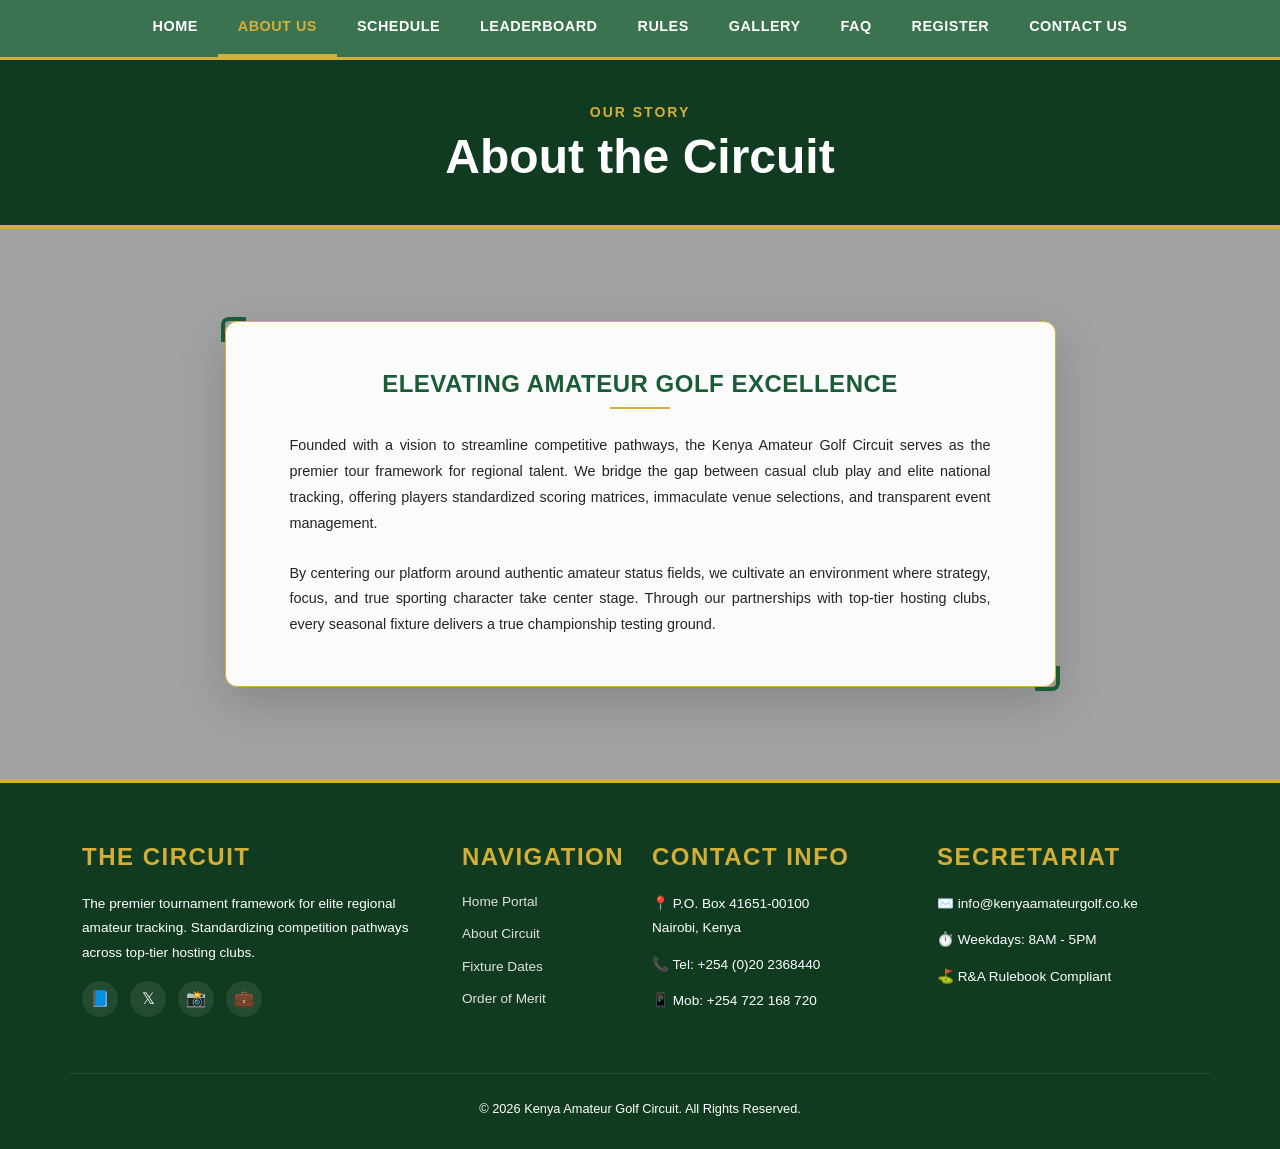
<file: about.html>
<!DOCTYPE html>
<html lang="en">
<head>
    <meta charset="UTF-8">
    <meta name="viewport" content="width=device-width, initial-scale=1.0">
    <title>About Us | Kenya Amateur Golf Circuit</title>
    <link href="https://cdn.jsdelivr.net/npm/bootstrap@5.3.3/dist/css/bootstrap.min.css" rel="stylesheet">
    <link rel="stylesheet" href="style.css">
</head>
<body>

    <div class="topnav">
        <a href="index.html">Home</a>
        <a href="about.html">About Us</a>
        <a href="schedule.html">Schedule</a>
        <a href="leaderboard.html">Leaderboard</a>
        <a href="rules.html">Rules</a>
        <a href="gallery.html">Gallery</a>
        <a href="faq.html">FAQ</a>
        <a href="register.html">Register</a>
        <a href="contact.html">Contact Us</a>
    </div>

    <div class="banner">
        <span class="text-uppercase fw-bold tracking-wider small" style="color: #d4af37; letter-spacing: 2px;">Our Story</span>
        <h1 class="display-5 fw-bold mt-1" style="color: #ffffff;">About the Circuit</h1>
    </div>

    <div class="position-relative w-100 py-5" style="
        background: linear-gradient(rgba(0,0,0,0.35), rgba(0,0,0,0.35)), url('https://www.golfraw.com/public/us-open-round-2-highlights.webp') no-repeat center center;
        background-size: cover;
        min-height: 550px;
        display: flex;
        align-items: center;
    ">
        
        <div class="container">
            <div class="row justify-content-center">
                <div class="col-lg-9 my-3">
                    
                    <div class="p-4 p-md-5 position-relative shadow-lg" style="
                        border: 1px solid #d4af37; 
                        border-radius: 12px; 
                        background-color: rgba(255, 255, 255, 0.96);
                    ">
                        
                        <div style="position: absolute; top: -5px; left: -5px; width: 25px; height: 25px; border-top: 4px solid #1a5c35; border-left: 4px solid #1a5c35; border-top-left-radius: 8px;"></div>
                        <div style="position: absolute; bottom: -5px; right: -5px; width: 25px; height: 25px; border-bottom: 4px solid #1a5c35; border-right: 4px solid #1a5c35; border-bottom-right-radius: 8px;"></div>
                        
                        <div class="text-center px-md-3">
                            <h2 class="h4 fw-bold mb-2 tracking-wide" style="color: #1a5c35 !important; letter-spacing: 0.5px;">
                                ELEVATING AMATEUR GOLF EXCELLENCE
                            </h2>
                            
                            <div class="mx-auto mb-4" style="width: 60px; height: 2px; background-color: #d4af37;"></div>
                            
                            <p class="text-dark small mb-4" style="line-height: 1.8; text-align: justify; font-size: 0.9rem;">
                                Founded with a vision to streamline competitive pathways, the Kenya Amateur Golf Circuit serves as the premier tour framework for regional talent. We bridge the gap between casual club play and elite national tracking, offering players standardized scoring matrices, immaculate venue selections, and transparent event management.
                            </p>
                            <p class="text-dark small mb-0" style="line-height: 1.8; text-align: justify; font-size: 0.9rem;">
                                By centering our platform around authentic amateur status fields, we cultivate an environment where strategy, focus, and true sporting character take center stage. Through our partnerships with top-tier hosting clubs, every seasonal fixture delivers a true championship testing ground.
                            </p>
                        </div>

                    </div>
                    </div>
            </div>
        </div>
    </div>

    <footer class="site-footer">
        <div class="container">
            <div class="row g-4 text-start">
                
                <div class="col-lg-4 col-md-6">
                    <h4 class="footer-heading">The Circuit</h4>
                    <p class="footer-text pe-lg-4">
                        The premier tournament framework for elite regional amateur tracking. Standardizing competition pathways across top-tier hosting clubs.
                    </p>
                    <ul class="footer-social-links mt-3">
                        <li><a href="#">📘</a></li>
                        <li><a href="#">𝕏</a></li>
                        <li><a href="#">📸</a></li>
                        <li><a href="#">💼</a></li>
                    </ul>
                </div>

                <div class="col-lg-2 col-md-6">
                    <h4 class="footer-heading">Navigation</h4>
                    <ul class="footer-link-list">
                        <li><a href="index.html">Home Portal</a></li>
                        <li><a href="about.html">About Circuit</a></li>
                        <li><a href="schedule.html">Fixture Dates</a></li>
                        <li><a href="leaderboard.html">Order of Merit</a></li>
                    </ul>
                </div>

                <div class="col-lg-3 col-md-6">
                    <h4 class="footer-heading">Contact Info</h4>
                    <ul class="footer-link-list">
                        <li class="footer-text">📍 P.O. Box 41651-00100<br>Nairobi, Kenya</li> 
                        <li class="footer-text">📞 Tel: +254 (0)20 2368440</li>
                        <li class="footer-text">📱 Mob: +254 722 168 720</li>
                    </ul>
                </div>

                <div class="col-lg-3 col-md-6">
                    <h4 class="footer-heading">Secretariat</h4>
                    <ul class="footer-link-list">
                        <li class="footer-text">✉️ info@kenyaamateurgolf.co.ke</li>
                        <li class="footer-text">⏱️ Weekdays: 8AM - 5PM</li>
                        <li class="footer-text">⛳ R&A Rulebook Compliant</li>
                    </ul>
                </div>

            </div>

            <div class="row footer-bottom text-center">
                <div class="col-12">
                    <p class="mb-0" style="color: #ffffff ;">&copy; 2026 Kenya Amateur Golf Circuit. All Rights Reserved.</p>
                </div>
            </div>
        </div>
    </footer>

    <script src="script.js"></script>

</body>
</html>
</file>
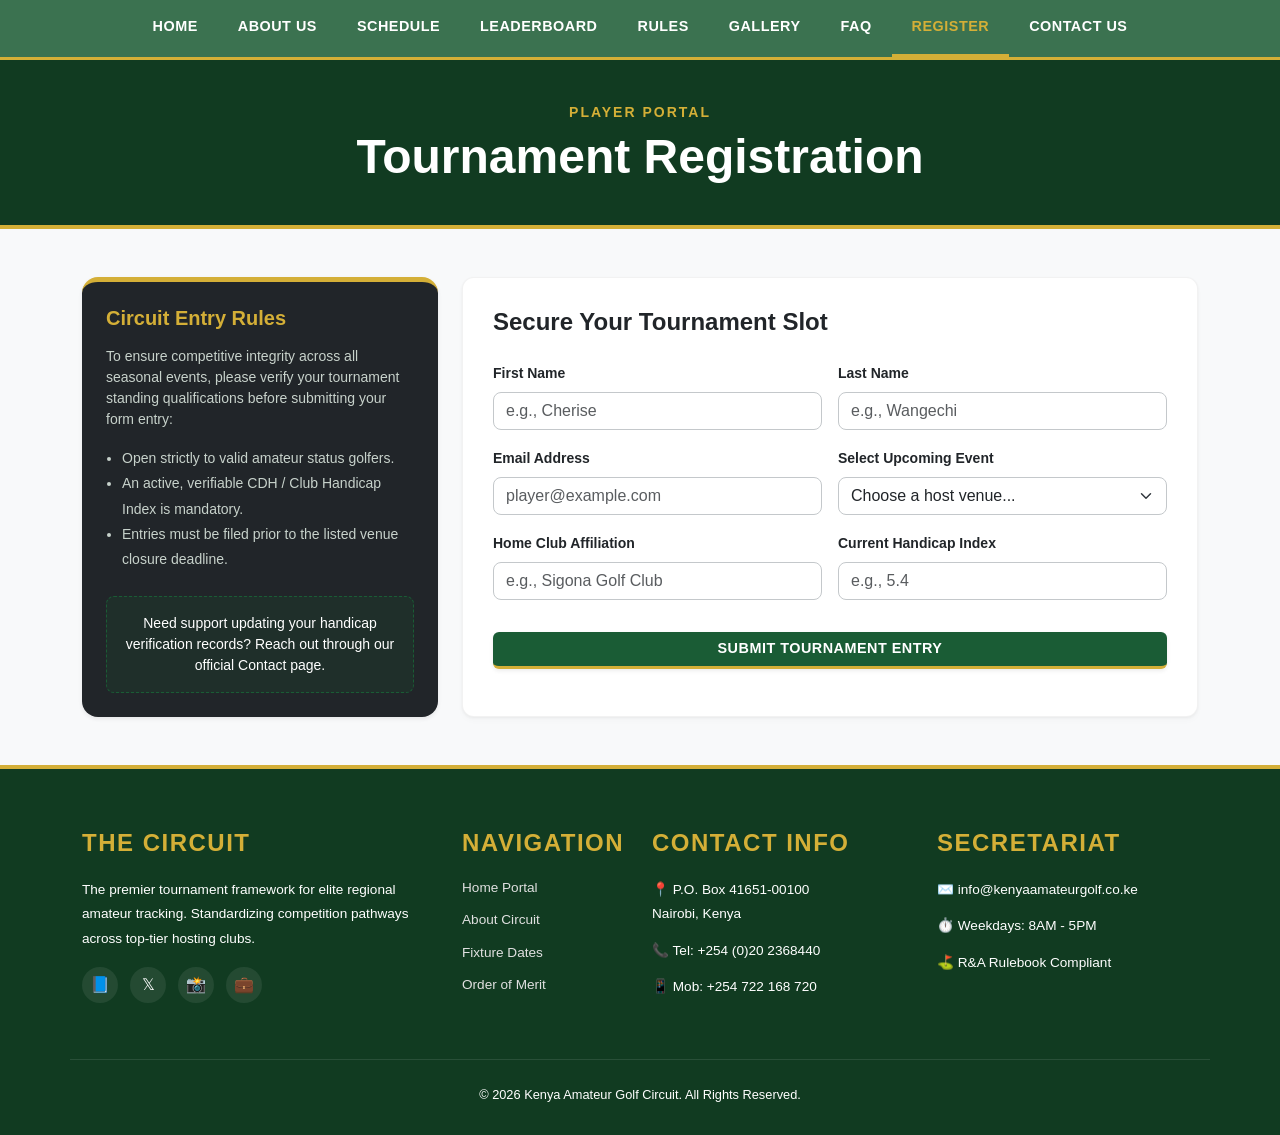
<file: register.html>
<!DOCTYPE html>
<html lang="en">
<head>
    <meta charset="UTF-8">
    <meta name="viewport" content="width=device-width, initial-scale=1.0">
    <title>Tournament Registration | Kenya Amateur Golf Circuit</title>
    <link href="https://cdn.jsdelivr.net/npm/bootstrap@5.3.3/dist/css/bootstrap.min.css" rel="stylesheet">
    <link rel="stylesheet" href="style.css">
</head>
<body>

    <div class="topnav">
        <a href="index.html">Home</a>
        <a href="about.html">About Us</a>
        <a href="schedule.html">Schedule</a>
        <a href="leaderboard.html">Leaderboard</a>
        <a href="rules.html">Rules</a>
        <a href="gallery.html">Gallery</a>
        <a href="faq.html">FAQ</a>
        <a href="register.html">Register</a>
        <a href="contact.html">Contact Us</a>
    </div>

    <div class="banner">
        <span class="text-uppercase fw-bold tracking-wider small" style="color: #d4af37; letter-spacing: 2px;">Player Portal</span>
        <h1 class="display-5 fw-bold mt-1">Tournament Registration</h1>
    </div>

    <div class="container my-5">
        <div class="row g-4">

            <div class="col-lg-4">
                <div class="p-4 rounded-4 shadow-sm text-white h-100" style="background-color: #212529; border-top: 5px solid #d4af37;">
                    <h3 class="h5 fw-bold mb-3" style="color: #d4af37;">Circuit Entry Rules</h3>
                    <p class="small text-muted-light" style="color: #dae5dd; opacity: 0.9;">To ensure competitive integrity across all seasonal events, please verify your tournament standing qualifications before submitting your form entry:</p>
                    
                    <ul class="small ps-3 mb-4" style="color: #dae5dd; opacity: 0.9; line-height: 1.8;">
                        <li>Open strictly to valid amateur status golfers.</li>
                        <li>An active, verifiable CDH / Club Handicap Index is mandatory.</li>
                        <li>Entries must be filed prior to the listed venue closure deadline.</li>
                    </ul>

                    <div class="p-3 rounded-3" style="background-color: rgba(26, 92, 53, 0.2); border: 1px dashed #1a5c35;">
                        <p class="small mb-0 text-center text-white">Need support updating your handicap verification records? Reach out through our official Contact page.</p>
                    </div>
                </div>
            </div>

            <div class="col-lg-8">
                <div class="content">
                    <h2 class="h4 fw-bold text-dark mb-4">Secure Your Tournament Slot</h2>

                    <form action="#" method="POST">
                        <div class="row g-3">

                            <div class="col-md-6">
                                <label for="firstName" class="form-label small fw-bold text-dark">First Name</label>
                                <input type="text" class="form-control rounded-3 border-secondary-subtle" id="firstName" required placeholder="e.g., Cherise" minlength="2" maxlength="50">
                            </div>

                            <div class="col-md-6">
                                <label for="lastName" class="form-label small fw-bold text-dark">Last Name</label>
                                <input type="text" class="form-control rounded-3 border-secondary-subtle" id="lastName" required placeholder="e.g., Wangechi" minlength="2" maxlength="50">
                            </div>

                            <div class="col-md-6">
                                <label for="playerEmail" class="form-label small fw-bold text-dark">Email Address</label>
                                <input type="email" class="form-control rounded-3 border-secondary-subtle" id="playerEmail" required placeholder="player@example.com" minlength="5" maxlength="50">
                            </div>

                            <div class="col-md-6">
                                <label for="targetEvent" class="form-label small fw-bold text-dark">Select Upcoming Event</label>
                                <select class="form-select rounded-3 border-secondary-subtle" id="targetEvent" required>
                                    <option value="" selected disabled>Choose a host venue...</option>
                                    <option value="sigona">Sigona Open Championship</option>
                                    <option value="muthaiga">Muthaiga Amateur Classic</option>
                                    <option value="windsor">Windsor Country Invitational</option>
                                </select>
                            </div>

                            <div class="col-md-6">
                                <label for="homeClub" class="form-label small fw-bold text-dark">Home Club Affiliation</label>
                                <input type="text" class="form-control rounded-3 border-secondary-subtle" id="homeClub" required placeholder="e.g., Sigona Golf Club" minlength="2" maxlength="40">
                            </div>

                            <div class="col-md-6">
                                <label for="handicapIndex" class="form-label small fw-bold text-dark">Current Handicap Index</label>
                                <input type="number" step="0.1" class="form-control rounded-3 border-secondary-subtle" id="handicapIndex" required placeholder="e.g., 5.4" minlength="1" maxlength="5">
                            </div>

                            <div class="col-12 mt-4 pt-2">
                                <button type="submit" class="btn text-white w-100 py-2.5 fw-bold text-uppercase border-0 shadow-sm" style="background-color: #1a5c35; border-bottom: 3px solid #d4af37 !important; font-size: 0.9rem; letter-spacing: 0.5px;">
                                    Submit Tournament Entry
                                </button>
                            </div>
                        </div>
                    </form>
                </div>
            </div>
        </div>
    </div>

     <footer class="site-footer">
        <div class="container">
            <div class="row g-4 text-start">
                
                <div class="col-lg-4 col-md-6">
                    <h4 class="footer-heading">The Circuit</h4>
                    <p class="footer-text pe-lg-4">
                        The premier tournament framework for elite regional amateur tracking. Standardizing competition pathways across top-tier hosting clubs.
                    </p>
                    <ul class="footer-social-links mt-3">
                        <li><a href="#">📘</a></li>
                        <li><a href="#">𝕏</a></li>
                        <li><a href="#">📸</a></li>
                        <li><a href="#">💼</a></li>
                    </ul>
                </div>

                <div class="col-lg-2 col-md-6">
                    <h4 class="footer-heading">Navigation</h4>
                    <ul class="footer-link-list">
                        <li><a href="index.html">Home Portal</a></li>
                        <li><a href="about.html">About Circuit</a></li>
                        <li><a href="schedule.html">Fixture Dates</a></li>
                        <li><a href="leaderboard.html">Order of Merit</a></li>
                    </ul>
                </div>

                <div class="col-lg-3 col-md-6">
                    <h4 class="footer-heading">Contact Info</h4>
                    <ul class="footer-link-list">
                        <li class="footer-text">📍 P.O. Box 41651-00100<br>Nairobi, Kenya</li> 
                        <li class="footer-text">📞 Tel: +254 (0)20 2368440</li>
                        <li class="footer-text">📱 Mob: +254 722 168 720</li>
                    </ul>
                </div>

                <div class="col-lg-3 col-md-6">
                    <h4 class="footer-heading">Secretariat</h4>
                    <ul class="footer-link-list">
                        <li class="footer-text">✉️ info@kenyaamateurgolf.co.ke</li>
                        <li class="footer-text">⏱️ Weekdays: 8AM - 5PM</li>
                        <li class="footer-text">⛳ R&A Rulebook Compliant</li>
                    </ul>
                </div>

            </div>

            <div class="row footer-bottom text-center">
                <div class="col-12">
                    <p class="mb-0" style="color: #ffffff ;">&copy; 2026 Kenya Amateur Golf Circuit. All Rights Reserved.</p>
                </div>
            </div>
        </div>
    </footer>

    <script src="validation.js"></script>
    <script src="script.js"></script>
    
</body>
</html>
</file>
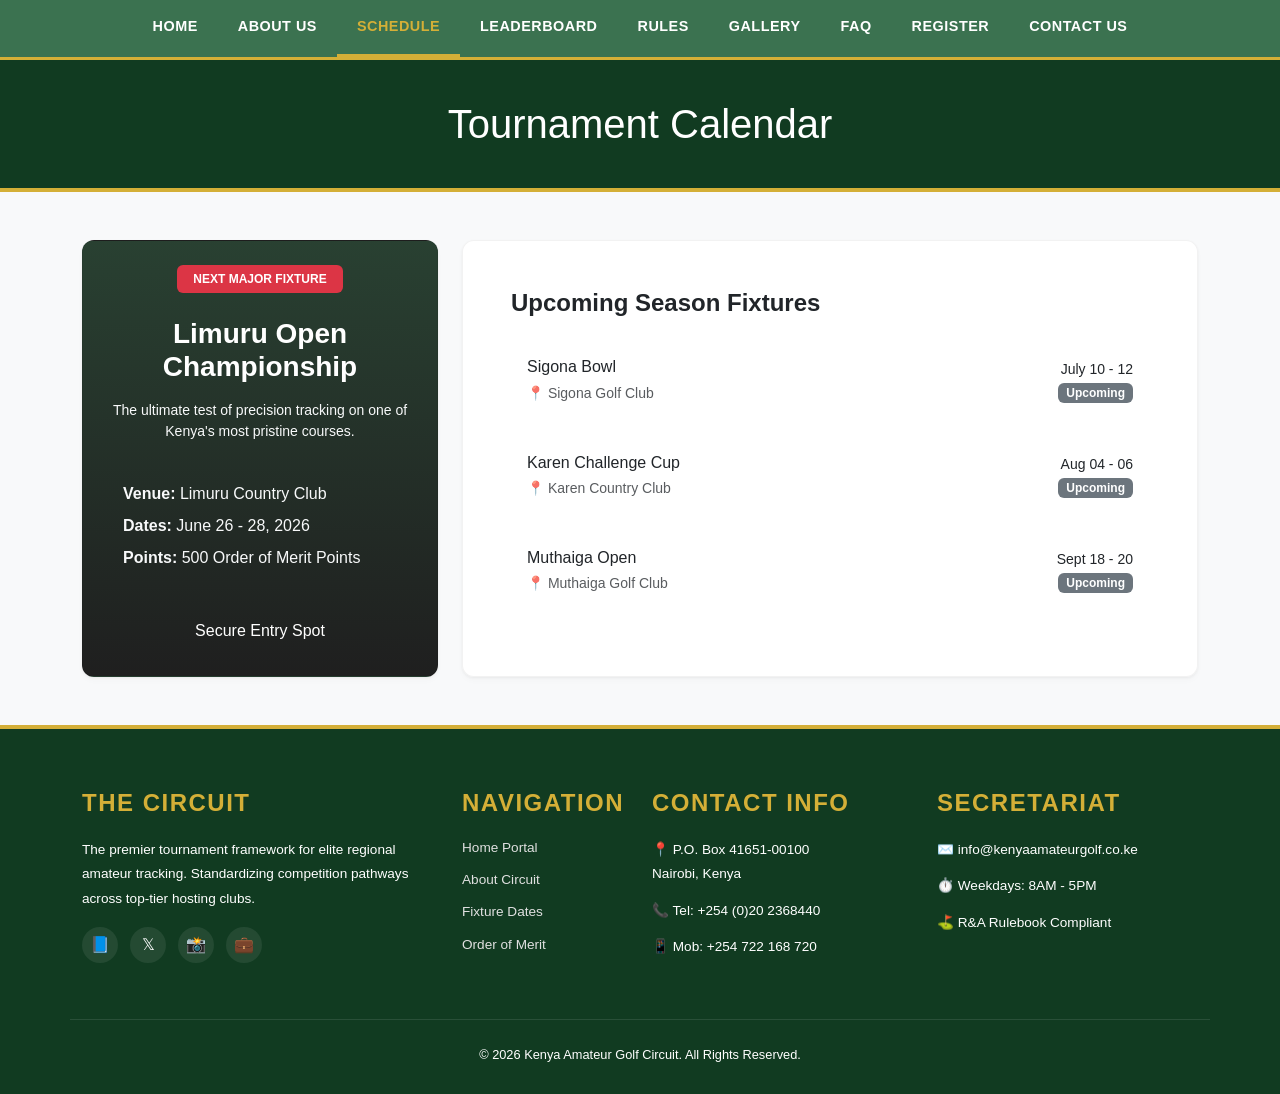
<file: schedule.html>
<!DOCTYPE html>
<html lang="en">
<head>
    <meta charset="UTF-8">
    <meta name="viewport" content="width=device-width, initial-scale=1.0">
    <title>Tournament Schedule | Kenya Amateur Golf Circuit</title>
    <link href="https://cdn.jsdelivr.net/npm/bootstrap@5.3.3/dist/css/bootstrap.min.css" rel="stylesheet">
    <link rel="stylesheet" href="style.css">
</head>
<body>

    <div class="topnav">
        <a href="index.html">Home</a>
        <a href="about.html">About Us</a>
        <a href="schedule.html" class="active">Schedule</a>
        <a href="leaderboard.html">Leaderboard</a>
        <a href="rules.html">Rules</a>
        <a href="gallery.html">Gallery</a>
        <a href="faq.html">FAQ</a>
        <a href="register.html">Register</a>
        <a href="contact.html">Contact Us</a>
    </div>

    <div class="banner">
        <h1>Tournament Calendar</h1>
    </div>

    <div class="container my-5">
        <div class="row g-4">
            
            <div class="col-lg-4">
                <div class="content p-4 text-center border-top-gold height-lock major-fixture-card">
                    <span class="badge bg-danger mb-2 px-3 py-2 text-uppercase font-weight-bold">Next Major Fixture</span>
                    <h2 class="h3 my-3" style="color: var(--primary-green); font-weight: 700;">Limuru Open Championship</h2>
                    <p class="text-muted small">The ultimate test of precision tracking on one of Kenya's most pristine courses.</p>
                    
                    <div class="p-3 my-4 rounded text-start" style="background-color: var(--off-white); border-left: 4px solid var(--primary-green);">
                        <div class="mb-2"><strong>Venue:</strong> Limuru Country Club</div>
                        <div class="mb-2"><strong>Dates:</strong> June 26 - 28, 2026</div>
                        <div><strong>Points:</strong> 500 Order of Merit Points</div>
                    </div>
                    
                    <a href="register.html" class="btn w-100 py-2 font-weight-bold" style="background-color: var(--primary-green); color: white;">Secure Entry Spot</a>
                </div>
            </div>

            <div class="col-lg-8">
                <div class="content p-4 p-md-5 height-lock season-fixtures-card">
                    <h2 class="h4 mb-4" style="color: var(--primary-green); font-weight: 700;">Upcoming Season Fixtures</h2>
                    
                    <div class="d-flex align-items-center justify-content-between p-3 mb-3 rounded border-start-brand background-hover">
                        <div>
                            <h3 class="h6 mb-1 font-weight-bold" style="color: var(--rich-black);">Sigona Bowl</h3>
                            <span class="text-muted small">📍 Sigona Golf Club</span>
                        </div>
                        <div class="text-end">
                            <span class="d-block font-weight-bold small text-dark">July 10 - 12</span>
                            <span class="badge bg-secondary px-2 py-1 vs-small">Upcoming</span>
                        </div>
                    </div>

                    <div class="d-flex align-items-center justify-content-between p-3 mb-3 rounded border-start-brand background-hover">
                        <div>
                            <h3 class="h6 mb-1 font-weight-bold" style="color: var(--rich-black);">Karen Challenge Cup</h3>
                            <span class="text-muted small"> 📍 Karen Country Club</span>
                        </div>
                        <div class="text-end">
                            <span class="d-block font-weight-bold small text-dark">Aug 04 - 06</span>
                            <span class="badge bg-secondary px-2 py-1 vs-small">Upcoming</span>
                        </div>
                    </div>

                    <div class="d-flex align-items-center justify-content-between p-3 rounded border-start-brand background-hover">
                        <div>
                            <h3 class="h6 mb-1 font-weight-bold" style="color: var(--rich-black);">Muthaiga Open</h3>
                            <span class="text-muted small">📍 Muthaiga Golf Club</span>
                        </div>
                        <div class="text-end">
                            <span class="d-block font-weight-bold small text-dark">Sept 18 - 20</span>
                            <span class="badge bg-secondary px-2 py-1 vs-small">Upcoming</span>
                        </div>
                    </div>
                </div>
            </div>
        </div>
    </div>

     <footer class="site-footer">
        <div class="container">
            <div class="row g-4 text-start">
                
                <div class="col-lg-4 col-md-6">
                    <h4 class="footer-heading">The Circuit</h4>
                    <p class="footer-text pe-lg-4">
                        The premier tournament framework for elite regional amateur tracking. Standardizing competition pathways across top-tier hosting clubs.
                    </p>
                    <ul class="footer-social-links mt-3">
                        <li><a href="#">📘</a></li>
                        <li><a href="#">𝕏</a></li>
                        <li><a href="#">📸</a></li>
                        <li><a href="#">💼</a></li>
                    </ul>
                </div>

                <div class="col-lg-2 col-md-6">
                    <h4 class="footer-heading">Navigation</h4>
                    <ul class="footer-link-list">
                        <li><a href="index.html">Home Portal</a></li>
                        <li><a href="about.html">About Circuit</a></li>
                        <li><a href="schedule.html">Fixture Dates</a></li>
                        <li><a href="leaderboard.html">Order of Merit</a></li>
                    </ul>
                </div>

                <div class="col-lg-3 col-md-6">
                    <h4 class="footer-heading">Contact Info</h4>
                    <ul class="footer-link-list">
                        <li class="footer-text">📍 P.O. Box 41651-00100<br>Nairobi, Kenya</li> 
                        <li class="footer-text">📞 Tel: +254 (0)20 2368440</li>
                        <li class="footer-text">📱 Mob: +254 722 168 720</li>
                    </ul>
                </div>

                <div class="col-lg-3 col-md-6">
                    <h4 class="footer-heading">Secretariat</h4>
                    <ul class="footer-link-list">
                        <li class="footer-text">✉️ info@kenyaamateurgolf.co.ke</li>
                        <li class="footer-text">⏱️ Weekdays: 8AM - 5PM</li>
                        <li class="footer-text">⛳ R&A Rulebook Compliant</li>
                    </ul>
                </div>
            </div>

            <div class="row footer-bottom text-center">
                <div class="col-12">
                    <p class="mb-0" style="color: #ffffff ;">&copy; 2026 Kenya Amateur Golf Circuit. All Rights Reserved.</p>
                </div>
            </div>
        </div>
    </footer>

    <script src="script.js"></script>

</body>
</html>
</file>
<file: style.css>
/* KENYA AMATEUR GOLF CIRCUIT - MAIN ARCHITECTURE
   STYLESHEET MAP:
   - Line 1:   Global Base Body Configs
   - Line 9:   Header Navigation Bar (.topnav & .topnav a)
   - Line 37:  Hero Tour Branding Banner (.banner & .banner h1/span)
   - Line 54:  Content Presentation Layout (.content)
   - Line 63:  Media Image Frame Grid (.card-thumb-container)
   - Line 80:  Global Layout Footer (.site-footer & .footer-heading)
   - Line 103: Footer Links & Social Node Layouts (.footer-text & .footer-social-links)
   - Line 156: Footer Base Copyright Anchor (.footer-bottom)
   - Line 165: Fixture Card Custom Background Modifiers
*/  
body {
    background-color: #f8f9fa;
    color: #212529;
    font-family: 'Segoe UI', Tahoma, Geneva, Verdana, sans-serif;
    margin: 0;
    padding: 0;
}

.topnav {
    background-color: #3b7250;
    overflow: hidden;
    display: flex;
    flex-wrap: wrap;
    justify-content: center;
    border-bottom: 3px solid #d4af37;
}

.topnav a {
    float: left;
    display: block;
    color: #ffffff;
    text-align: center;
    padding: 16px 20px;
    text-decoration: none;
    font-size: 0.9rem;
    font-weight: 600;
    text-transform: uppercase;
    letter-spacing: 0.5px;
    transition: all 0.3s ease;
}

.topnav a:hover {
    background-color: #1a5c35;
    color: #d4af37;
}

.banner {
    background-color: #113b21;
    padding: 40px 20px;
    text-align: center;
    border-bottom: 4px solid #d4af37;
}

.banner h1 {
    color: #ffffff;
    margin: 0;
}

.banner span {
    color: #d4af37;
}

.content {
    background-color: #ffffff;
    padding: 30px;
    border-radius: 12px;
    box-shadow: 0 4px 6px rgba(0, 0, 0, 0.02), 0 1px 3px rgba(0, 0, 0, 0.05);
    border: 1px solid rgba(0, 0, 0, 0.05);
    height: 100%;
}

.card-thumb-container {
    width: 100%;
    height: 220px; 
    overflow: hidden;
    position: relative;
    border-radius: 8px;
    margin-top: 15px;
}

.card-thumb-container img {
    width: 100%;
    height: 100%;
    object-fit: cover;
    object-position: center;
    display: block;
}

.site-footer {
    background-color: #113b21;
    color: #ffffff;
    padding: 60px 0 30px 0;
    border-top: 4px solid #d4af37;
}

.site-footer p, 
.site-footer span, 
.site-footer div, 
.site-footer .text-muted,
.site-footer .small {
    color: #ffffff;
}

.footer-heading {
    color: #d4af37;
    font-weight: 700;
    text-transform: uppercase;
    letter-spacing: 1.5px;
    margin-bottom: 20px;
}

.footer-text {
    color: #ffffff;
    font-size: 0.85rem;
    line-height: 1.8;
}

.footer-link-list {
    list-style: none;
    padding: 0;
    margin: 0;
}

.footer-link-list li {
    margin-bottom: 12px;
    font-size: 0.85rem;
}

.footer-link-list a {
    color: #e0e0e0;
    text-decoration: none;
    transition: color 0.2s ease;
}

.footer-link-list a:hover {
    color: #d4af37;
}

.footer-social-links {
    display: flex;
    gap: 12px;
    padding: 0;
    list-style: none;
}

.footer-social-links a {
    color: #ffffff;
    background-color: rgba(255, 255, 255, 0.08);
    width: 36px;
    height: 36px;
    display: flex;
    align-items: center;
    justify-content: center;
    border-radius: 50%;
    transition: all 0.3s ease;
    text-decoration: none;
}

.footer-social-links a:hover {
    background-color: #d4af37; 
    color: #113b21;            
    transform: translateY(-3px);
}

.footer-bottom {
    border-top: 1px solid rgba(255, 255, 255, 0.1);
    padding-top: 25px;
    margin-top: 40px;
    font-size: 0.8rem;
}


.major-fixture-card {
    background: linear-gradient(rgba(11, 38, 21, 0.88), rgba(0, 0, 0, 0.88)), 
                url('https://media.istockphoto.com/id/1424145594/photo/panorama-of-the-most-beautiful-sunset-or-sunrise-sand-bunker-on-a-golf-course-without-people.jpg?s=612x612&w=0&k=20&c=EcMeXAywGcvPOdp9R_eXKPeJS_3kMbkGwTzeSpZgltM=') no-repeat center center;
    background-size: cover;
    color: #ffffff !important;
}

.major-fixture-card p, 
.major-fixture-card div {
    color: #f8f9fa !important;
}

.season-fixtures-card {
    background: linear-gradient(rgba(255, 255, 255, 0.93), rgba(255, 255, 255, 0.93)), 
                url('https://t3.ftcdn.net/jpg/20/19/48/24/360_F_2019482427_jOZUDHKp9dyPUcOWXYASjbRrhhv7sYir.jpg') no-repeat center center;
    background-size: cover;
}
</file>
